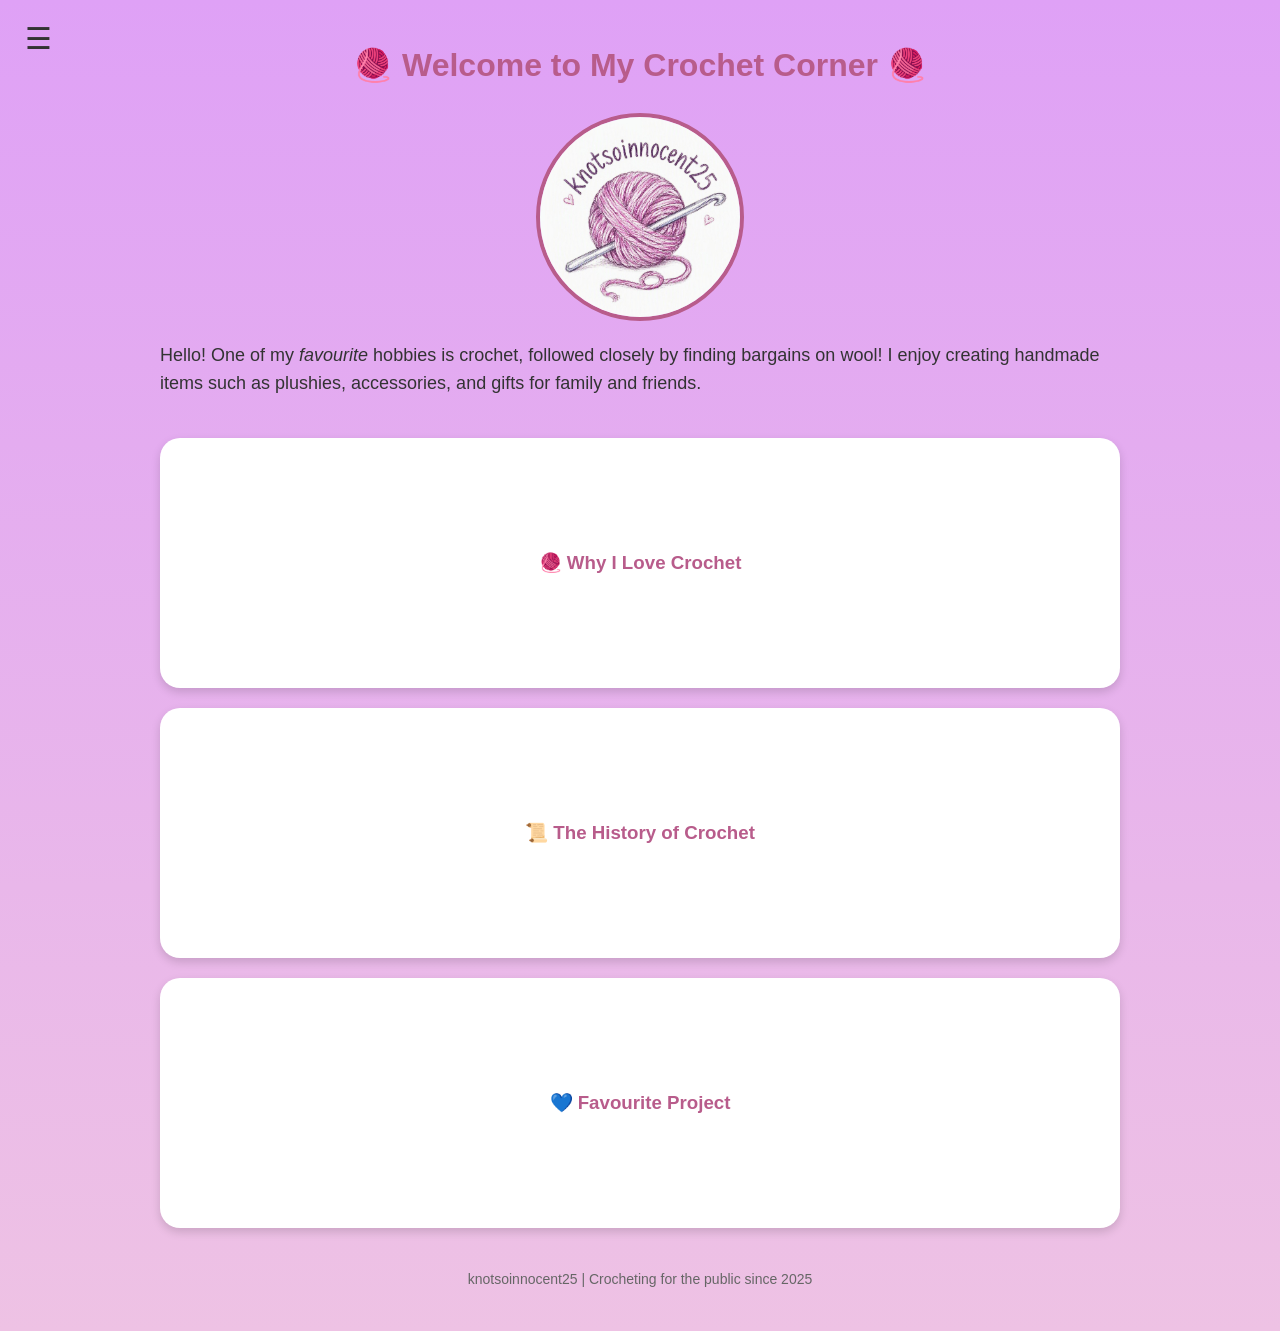
<file: index.html>
<!DOCTYPE html>
<html lang="en">
<head>
    <title>My Crochet Corner</title>
    <link rel="icon" type="image/x-icon" href="favicon.png">
    <link rel="stylesheet" href="style.css">

</head>

<body>

    <a class="skip-link" href="#main-content">Skip to content</a>

    <nav class="hamburger-menu" aria-label="Main navigation">
    
        <input type="checkbox" id="menu-toggle">

        <label for="menu-toggle" 
                class="menu-icon"
                aria-label="Open navigation menu"
                tabindex="0">
            ☰
        </label>

        <div class="menu">
            <a href="about.html">About Me</a>
            <a href="ai-patterns.html">Spotting AI Patterns</a>
            <a href="learn-crochet.html">Learning Crochet</a>
            <a href="markets.html">Upcoming Markets</a>
        </div>   

    </nav>

    <main id="main-content">

        <div class="container">

            <h1>🧶 Welcome to My Crochet Corner 🧶</h1>

            <img src="profile.JPG"
                class="profile-image"
                alt="A ball of wool with a crochet hook and knotsoinnocent25 arched above">

            <p>
                Hello! One of my <em>favourite</em> hobbies is crochet, followed closely by finding bargains on wool!
                I enjoy creating handmade items such as plushies, accessories,
                and gifts for family and friends.
            </p>


            <div class="card-grid">

            <div class="flip-card" tabindex="0">
                <div class="flip-card-inner">

                    <div class="flip-card-front">
                        <h3>🧶 Why I Love Crochet</h3>
                    </div>

                    <div class="flip-card-back">
                        <p>
                            Crochet allows me to be creative while also helping me relax.
                            I love choosing different colours, learning new stitches,
                            and seeing a project come together from a simple ball of yarn.
                        </p>
                    </div>
                </div>
            </div>

            <div class="flip-card" tabindex="0">
                <div class="flip-card-inner">

                    <div class="flip-card-front">
                        <h3>📜 The History of Crochet</h3>
                    </div>

                    <div class="flip-card-back">
                        <p>
                            Crochet is a textile craft that uses a single hooked needle to create fabric from loops of yarn. 
                            Its origins are debated, but modern crochet is believed to have developed in Europe during the early 19th century. 
                            The craft became especially popular during the Victorian era, when intricate lace patterns were used for clothing and home decoration. 
                            Over time, crochet evolved from a practical skill into a creative hobby enjoyed worldwide. 
                            Today, crocheters create everything from blankets and garments to amigurumi toys and works of art, 
                            combining traditional techniques with modern designs and materials.
                        </p>

                    </div>

                </div>
            </div>

            <div class="flip-card" tabindex="0">
                <div class="flip-card-inner">

                    <div class="flip-card-front">
                        <h3>💙 Favourite Project</h3>
                    </div>

                    <div class="flip-card-back">
                            <img src="Smurfette.png"
                                class="smurfette-image"
                                alt="Crocheted Smurfette">
                            
                            <div class="project-details">
                                <h4>Smurfette</h4>

                                <p class="image-caption">
                                    I worked with a French-Canadian pattern designer to test her design,
                                    identify any issues and to make sure nothing was lost in translation (French to English).
                                </p>     
                            </div>

                    </div>
                </div>
            </div>

 
        </div>

        <footer>
        knotsoinnocent25 | Crocheting for the public since 2025 
        </footer>

    </main>

</body>
</html>
</file>
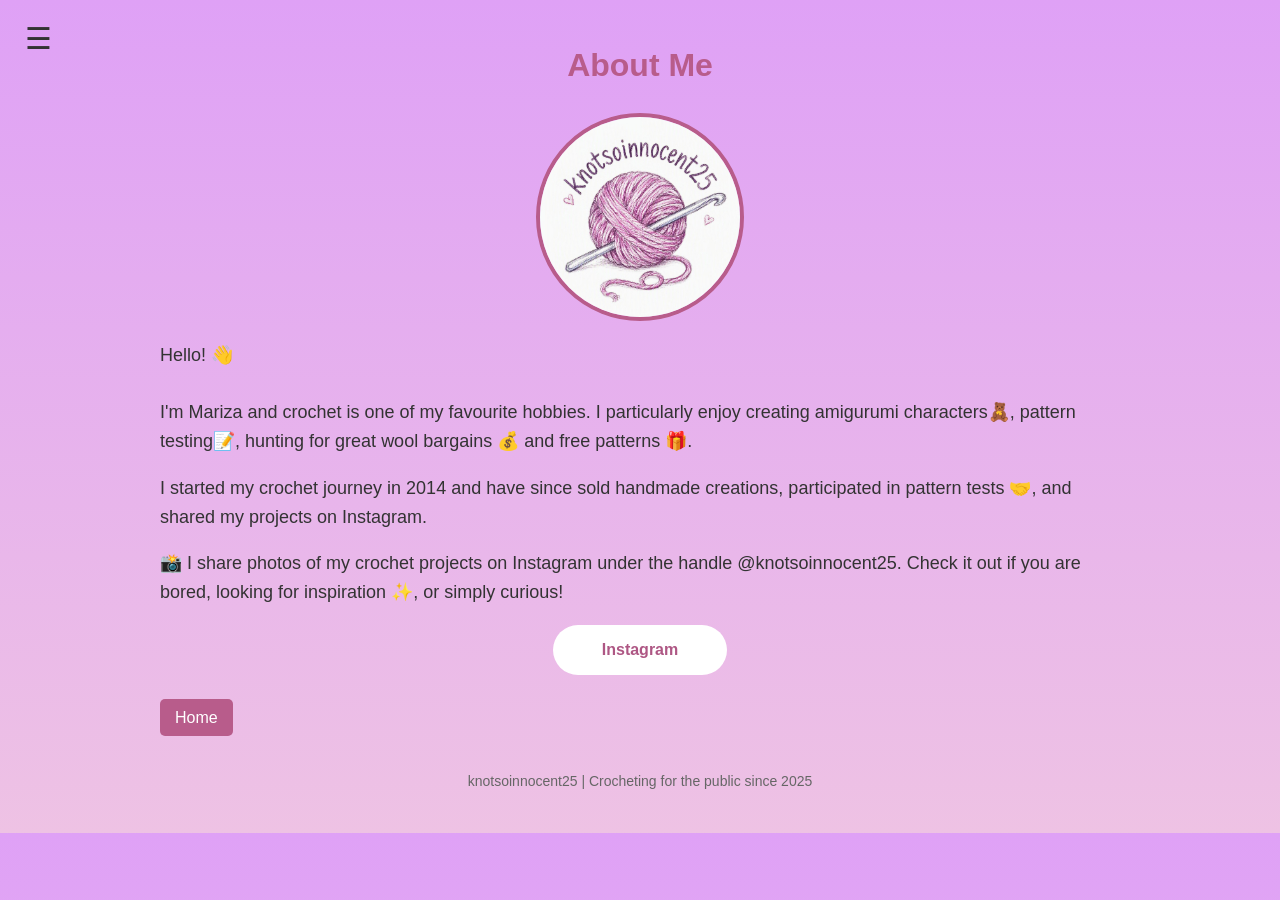
<file: about.html>
<!DOCTYPE html>
<html lang="en">

<head>
    <title>About Me | My Crochet Corner</title>
    <link rel="icon" type="image/x-icon" href="favicon.png">
    <link rel="stylesheet" href="style.css">
</head>

<body>

    <nav class="hamburger-menu" aria-label="Main navigation">
        <input type="checkbox" id="menu-toggle">

        <label for="menu-toggle"
            class="menu-icon"
            aria-label="Open navigation menu"
            tabindex="0">
            ☰
        </label>

        <div class="menu">
            <a href="index.html">Home</a>
            <a href="about.html">About Me</a>
            <a href="ai-patterns.html">Spotting AI Patterns</a>
            <a href="learn-crochet.html">Learning Crochet</a>
            <a href="markets.html">Upcoming Markets</a>
        </div>
    </nav>

    <div class="container">

        <h1>About Me</h1>

        <img src="profile.JPG"
             class="profile-image"
             alt="Profile photo">

        <p>
            Hello! 👋 
            <br>
            <br>
            I'm Mariza and crochet is one of my favourite hobbies.
            I particularly enjoy creating amigurumi characters🧸, pattern testing📝,
            hunting for great wool bargains 💰 and free patterns 🎁.
        </p>

        <p>
            I started my crochet journey in 2014 and have since sold handmade
            creations, participated in pattern tests 🤝, and shared my projects on Instagram.
        </p>

        <p>
            📸 I share photos of my crochet projects on Instagram under the handle @knotsoinnocent25.
            Check it out if you are bored, looking for inspiration ✨, or simply curious!     
        </p>

        <a href="https://www.instagram.com/knotsoinnocent25/"
          target="_blank"
          class="insta-button">
          Instagram
        </a>

        <div class="back-home">
            <a href="index.html">Home</a>
        </div>

    </div>

        <footer>
            knotsoinnocent25 | Crocheting for the public since 2025 
        </footer>
</body>

</html>
</file>
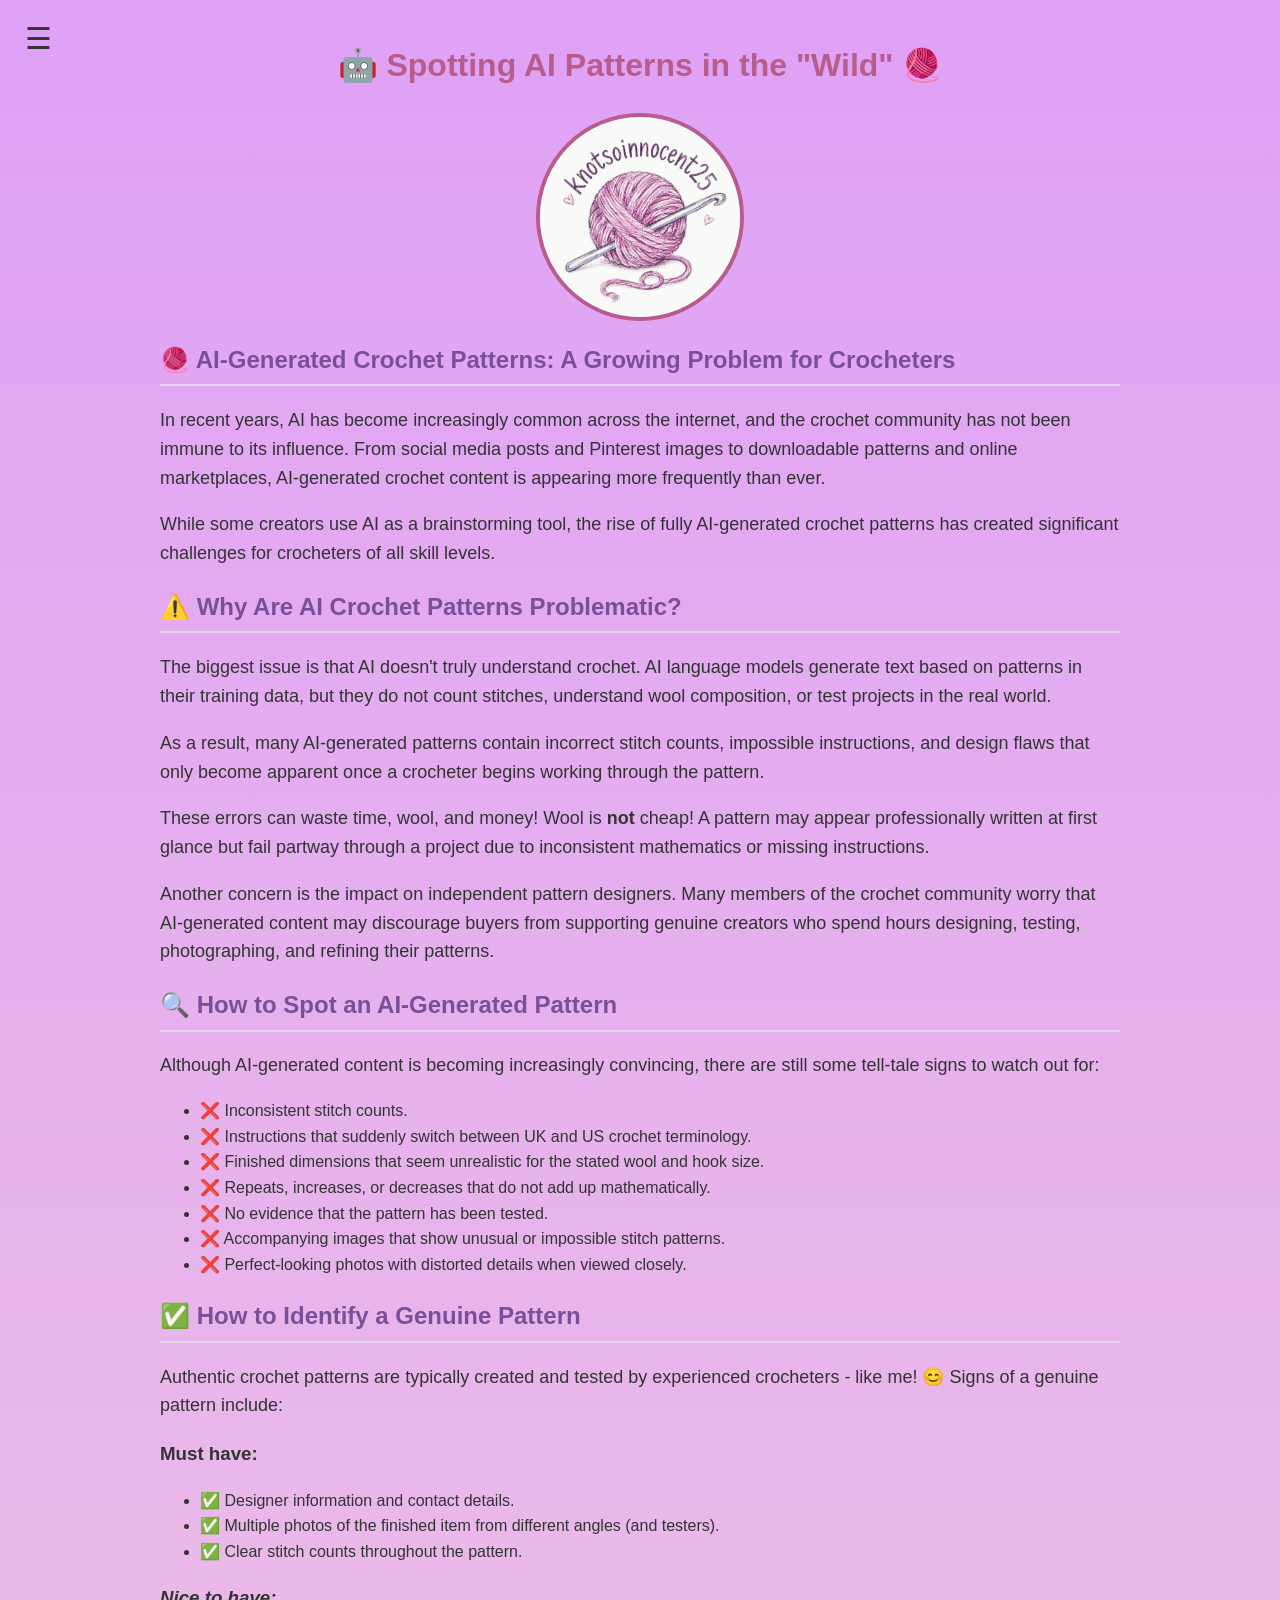
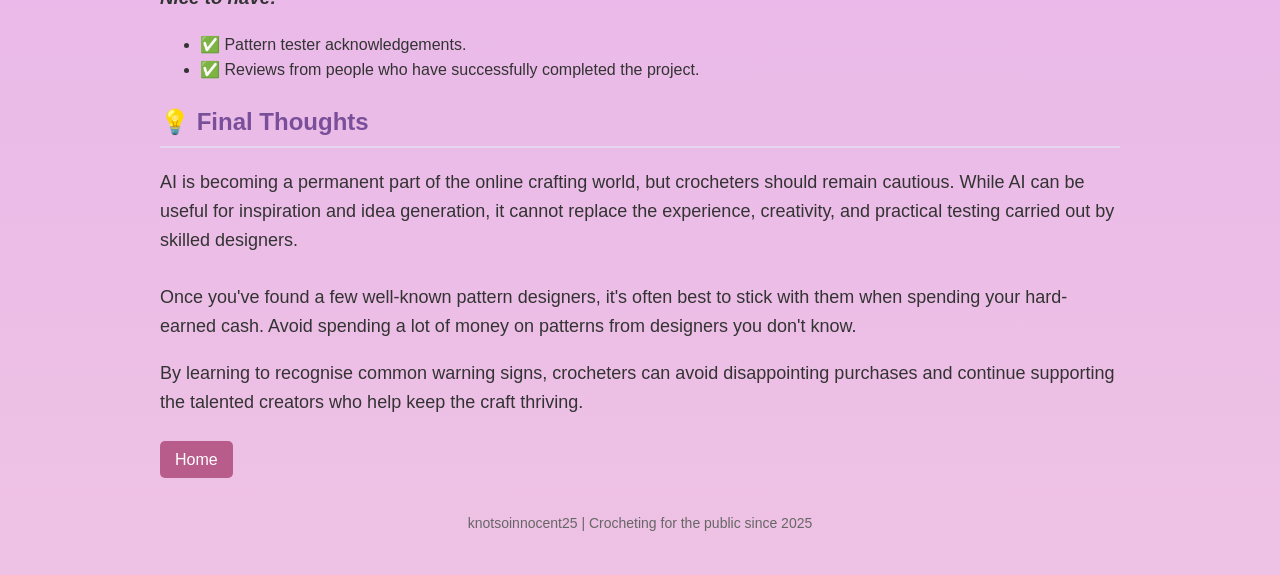
<file: ai-patterns.html>
<!DOCTYPE html>
<html lang="en">

<head>
    <title>Spotting AI Patterns | My Crochet Corner</title>
    <link rel="icon" type="image/x-icon" href="favicon.png">
    <link rel="stylesheet" href="style.css">
</head>

<body>

    <nav class="hamburger-menu" aria-label="Main navigation">
        <input type="checkbox" id="menu-toggle">

        <label for="menu-toggle"
            class="menu-icon"
            aria-label="Open navigation menu"
            tabindex="0">
            ☰
        </label>

        <div class="menu">
            <a href="index.html">Home</a>
            <a href="about.html">About Me</a>
            <a href="ai-patterns.html">Spotting AI Patterns</a>
            <a href="learn-crochet.html">Learning Crochet</a>
            <a href="markets.html">Upcoming Markets</a>
        </div>
    </nav>    

    <div class="container">

        <h1>🤖 Spotting AI Patterns in the "Wild" 🧶</h1>

        <img src="profile.JPG"
             class="profile-image"
             alt="Profile photo">

            <h2>🧶 AI-Generated Crochet Patterns: A Growing Problem for Crocheters</h2>

            <p>
                In recent years, AI has become increasingly common across the internet, 
                and the crochet community has not been immune to its influence. 
                From social media posts and Pinterest images to downloadable patterns and online marketplaces, 
                AI-generated crochet content is appearing more frequently than ever.
            </p>

            <p>
                While some creators use AI as a brainstorming tool, 
                the rise of fully AI-generated crochet patterns has created significant challenges for crocheters of all skill levels.
            </p>

            <h2>⚠️ Why Are AI Crochet Patterns Problematic?</h2>

            <p>
                The biggest issue is that AI doesn't truly understand crochet. 
                AI language models generate text based on patterns in their training data, 
                but they do not count stitches, understand wool composition, or test projects in the real world.
            </p>

            <p>
                As a result, many AI-generated patterns contain incorrect stitch counts, impossible instructions, 
                and design flaws that only become apparent once a crocheter begins working through the pattern.
            </p>

            <p>
                These errors can waste time, wool, and money! Wool is <b>not</b> cheap!  
                A pattern may appear professionally written at first glance but fail partway through a project
                due to inconsistent mathematics or missing instructions.
            </p>

            <p>
                Another concern is the impact on independent pattern designers. 
                Many members of the crochet community worry that AI-generated content may discourage buyers from supporting genuine creators 
                who spend hours designing, testing, photographing, and refining their patterns.
            </p>

            <h2>🔍 How to Spot an AI-Generated Pattern</h2>

            <p>
                Although AI-generated content is becoming increasingly convincing, there are still some tell-tale signs to watch out for:
            </p>

            <ul>
                <li>❌ Inconsistent stitch counts.</li>
                <li>❌ Instructions that suddenly switch between UK and US crochet terminology.</li>
                <li>❌ Finished dimensions that seem unrealistic for the stated wool and hook size.</li>
                <li>❌ Repeats, increases, or decreases that do not add up mathematically.</li>
                <li>❌ No evidence that the pattern has been tested.</li>
                <li>❌ Accompanying images that show unusual or impossible stitch patterns.</li>
                <li>❌ Perfect-looking photos with distorted details when viewed closely.</li>
            </ul>

            <h2>✅ How to Identify a Genuine Pattern</h2>

            <p>
                Authentic crochet patterns are typically created and tested by experienced crocheters - like me! 😊 
                Signs of a genuine pattern include:
            </p>

            <h3> Must have: </h3>
            <ul>
                <li>✅ Designer information and contact details.</li>
                <li>✅ Multiple photos of the finished item from different angles (and testers).</li>
                <li>✅ Clear stitch counts throughout the pattern.</li>
            </ul>

            <h3> <i> Nice to have:</i></h3>
            <ul>
                <li>✅ Pattern tester acknowledgements.</li>
                <li>✅ Reviews from people who have successfully completed the project.</li>
            </ul>

            <h2>💡 Final Thoughts</h2>

            <p>
                AI is becoming a permanent part of the online crafting world, but crocheters should remain cautious. 
                While AI can be useful for inspiration and idea generation, it cannot replace the experience, creativity, and
                practical testing carried out by skilled designers.
                <br> 
                <br>
                Once you've found a few well-known pattern designers, it's often best to stick with them when spending your hard-earned cash.
                Avoid spending a lot of money on patterns from designers you don't know.
            </p>

            <p>
                By learning to recognise common warning signs, crocheters can avoid disappointing purchases 
                and continue supporting the talented creators who help keep the craft thriving.
            </p>


        <div class="back-home">
            <a href="index.html">Home</a>
        </div>

    </div>

    <footer>
        knotsoinnocent25 | Crocheting for the public since 2025 
    </footer>

</body>

</html>
</file>
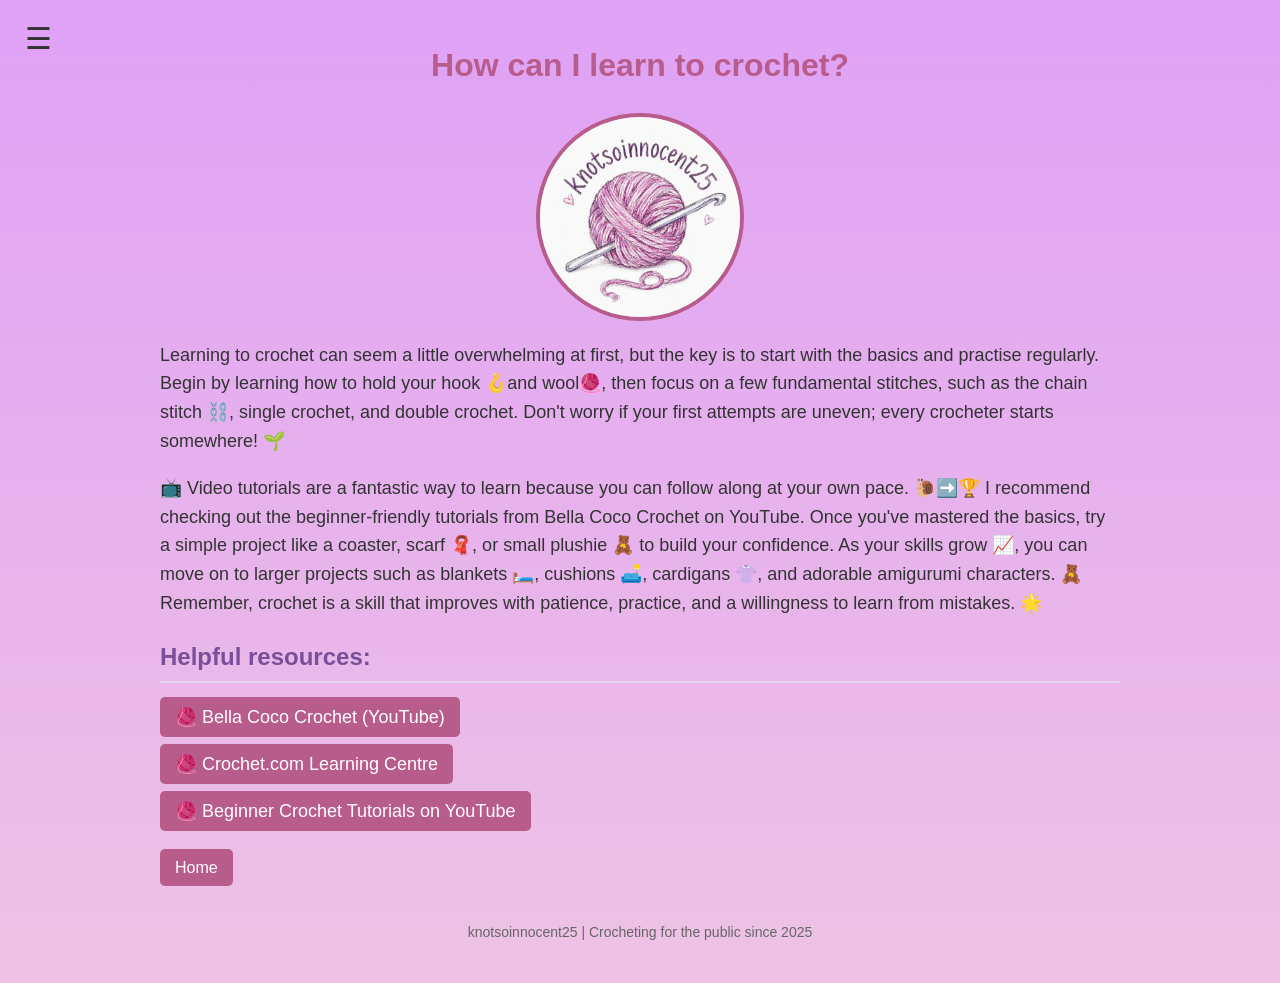
<file: learn-crochet.html>
<!DOCTYPE html>
<html lang="en">

<head>
    <title>Learning Crochet | My Crochet Corner</title>
    <link rel="icon" type="image/x-icon" href="favicon.png">
    <link rel="stylesheet" href="style.css">
</head>

<body>

    <nav class="hamburger-menu" aria-label="Main navigation">
        <input type="checkbox" id="menu-toggle">

        <label for="menu-toggle"
            class="menu-icon"
            aria-label="Open navigation menu"
            tabindex="0">
            ☰
        </label>

        <div class="menu">
            <a href="index.html">Home</a>
            <a href="about.html">About Me</a>
            <a href="ai-patterns.html">Spotting AI Patterns</a>
            <a href="learn-crochet.html">Learning Crochet</a>
            <a href="markets.html">Upcoming Markets</a>
        </div>
    </nav>

    <div class="container">

        <h1>How can I learn to crochet?</h1>

        <img src="profile.JPG"
             class="profile-image"
             alt="Profile photo">

        <p>
            Learning to crochet can seem a little overwhelming at first, but the key is to start with the basics and practise regularly. 
            Begin by learning how to hold your hook 🪝and wool🧶, then focus on a few fundamental stitches, 
            such as the chain stitch ⛓️, single crochet, and double crochet. 
            Don't worry if your first attempts are uneven; every crocheter starts somewhere! 🌱
        </p>

        <p>
            📺 Video tutorials are a fantastic way to learn because you can follow along at your own pace.  🐌➡️🏆
            I recommend checking out the beginner-friendly tutorials from Bella Coco Crochet on YouTube. 
            Once you've mastered the basics, try a simple project like a coaster, scarf 🧣, or small plushie 🧸 to build your confidence.
            As your skills grow 📈, you can move on to larger projects such as blankets 🛏️, cushions 🛋️, cardigans 👚, and adorable amigurumi characters. 🧸 
            Remember, crochet is a skill that improves with patience, practice, and a willingness to learn from mistakes. 🌟
        </p>

        <h2>Helpful resources:</h2>
            <p>
                <a href="https://www.youtube.com/@bellacococrochet">🧶 Bella Coco Crochet (YouTube)</a>
                <br>
            </p>

            <p>
                <a href="https://www.crochet.com/learning-center"> 🧶 Crochet.com Learning Centre</a>
                <br>
            </p>

            <p>
                <a href="https://www.youtube.com/results?search_query=beginner+crochet+tutorial"> 🧶 Beginner Crochet Tutorials on YouTube</a>
                <br>
            </p>

        <div class="back-home">
            <a href="index.html">Home</a>
        </div>

    </div>

        <footer>
            knotsoinnocent25 | Crocheting for the public since 2025 
        </footer>

</body>

</html>
</file>
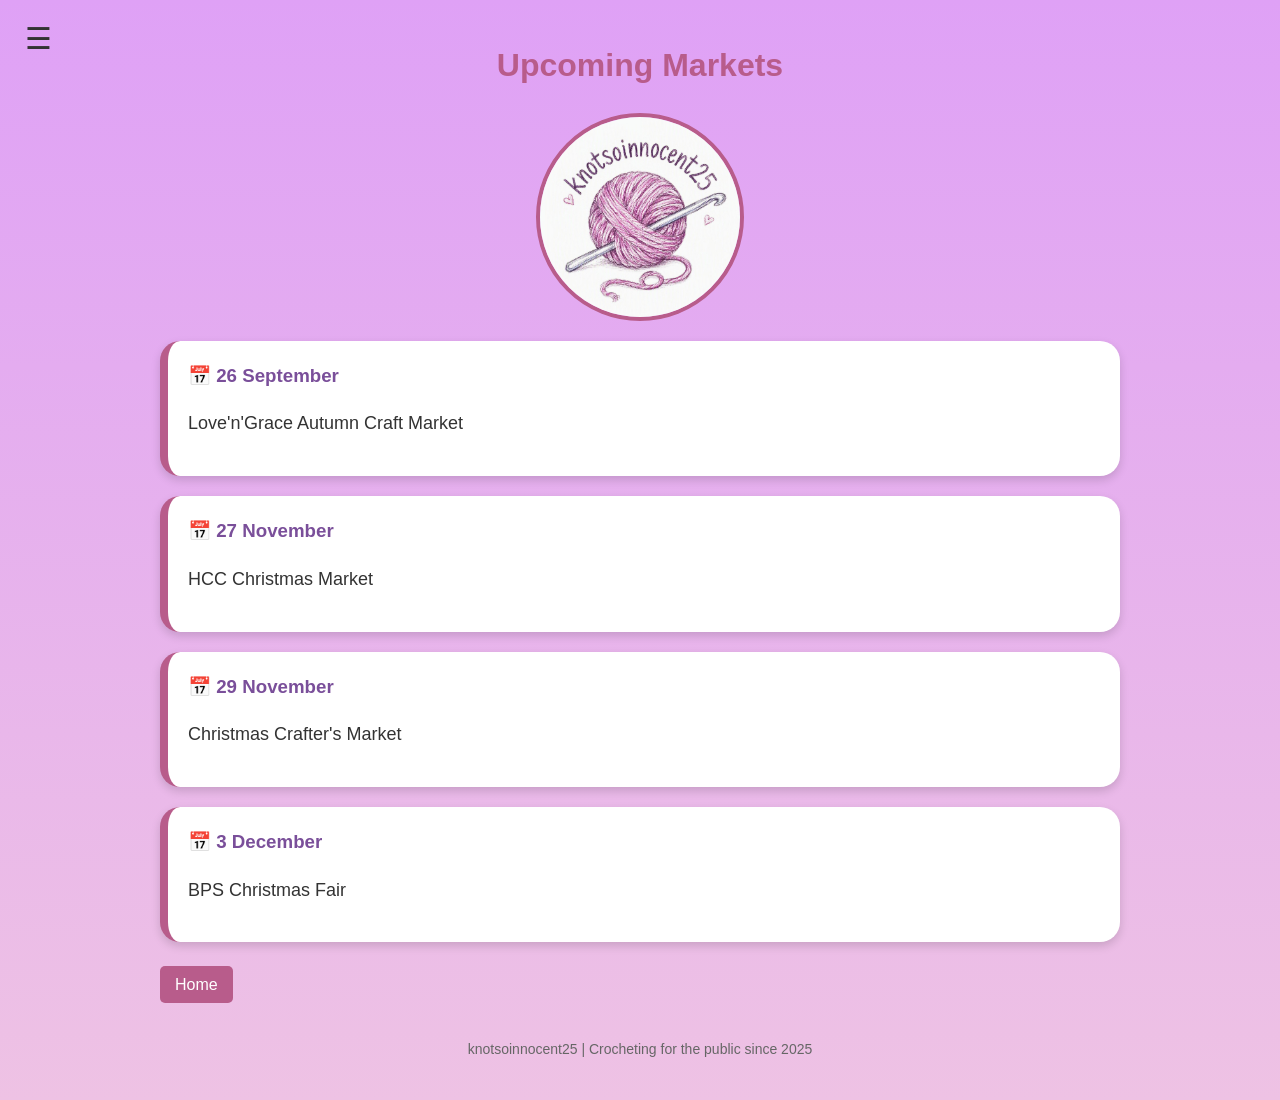
<file: markets.html>
<!DOCTYPE html>
<html lang="en">

<head>
    <title>Upcoming Markets | My Crochet Corner</title>
    <link rel="icon" type="image/x-icon" href="favicon.png">
    <link rel="stylesheet" href="style.css">
</head>

<body>

    <nav class="hamburger-menu" aria-label="Main navigation">
        <input type="checkbox" id="menu-toggle">

        <label for="menu-toggle"
            class="menu-icon"
            aria-label="Open navigation menu"
            tabindex="0">
            ☰
        </label>

        <div class="menu">
            <a href="index.html">Home</a>
            <a href="about.html">About Me</a>
            <a href="ai-patterns.html">Spotting AI Patterns</a>
            <a href="learn-crochet.html">Learning Crochet</a>
            <a href="markets.html">Upcoming Markets</a>
        </div>
    </nav>

    <div class="container">

        <h1>Upcoming Markets</h1>

        <img src="profile.JPG"
             class="profile-image"
             alt="Profile photo">

        <div class="markets-container">

            <div class="market-card">
                <h3>📅 26 September</h3>
                <p>Love'n'Grace Autumn Craft Market</p>
            </div>

            <div class="market-card">
                <h3>📅 27 November</h3>
                <p>HCC Christmas Market</p>
            </div>

            <div class="market-card">
                <h3>📅 29 November</h3>
                <p>Christmas Crafter's Market</p>
            </div>

            <div class="market-card">
                <h3>📅 3 December</h3>
                <p>BPS Christmas Fair</p>
            </div>

        </div>

        <div class="back-home">
            <a href="index.html">Home</a>
        </div>

    </div>

    <footer>
        knotsoinnocent25 | Crocheting for the public since 2025 
    </footer>

</body>

</html>
</file>
<file: style.css>
/* Style the entire page */
body {
    font-family: Arial, sans-serif;
    background: linear-gradient(
        to bottom,
        #dfa1f6,
        #eec2e4);
    color: #333333;
    margin: 40px;
    line-height: 1.6;
}

/* Skip to Content*/
.skip-link {
    position: absolute;
    top: -50px;
    left: 10px;
    background: #7a4f9a;
    color: white;
    padding: 10px;
    border-radius: 5px;
    text-decoration: none;
}

.skip-link:focus {
    top: 10px;
}

/*Hamburger Menu styling*/
.hamburger-menu {
    position: fixed;
    top: 15px;
    left: 15px;
    z-index: 1000;
}

#menu-toggle {
    position: absolute;
    opacity: 0;
}

.menu-icon {
    font-size: 30px;
    cursor: pointer;
    padding: 10px;
    border-radius: 8px;
}

.menu-icon:focus {
    outline: 3px solid white;
    outline-offset: 5px;
}

#menu-toggle:focus + .menu-icon {
    outline: 3px solid white;
    outline-offset: 3px;
}

.menu a:focus {
    outline: 3px solid #7a4f9a;
    outline-offset: 3px;
}

.menu {
    display: none;

    background: white;

    padding: 15px;
    border-radius: 10px;

    box-shadow:
    0 4px 10px rgba(0,0,0,0.15);
}

#menu-toggle:checked ~ .menu {
    display: block;
}

.menu a {
    display: block;
    padding: 15px;
    margin-bottom: 8px;
}

/* Skip to Content link */
.skip-link {
    position: absolute;
    left: -9999px;
    top: 10px;
    background-color: #7a4f9a;
    color: white;
    padding: 10px;
    border-radius: 5px;
    text-decoration: none;
}

.skip-link:focus {
    top: 10px;
}

/* Main heading */
h1 {
    color: #b85c8b;
    text-align: center;
}

/* Card Grid */

.card-grid {
    display: flex;
    flex-direction: column;
    gap: 20px;
    
    width: 100%;
    margin-top: 40px;
}

.flip-card {
    width: 100%;
    height: 25vh;
    min-height: 250px;
    max-height: 400px;
    perspective: 1000px;
}

.flip-card-inner {
    position: relative;
    width: 100%;
    height: 100%;
    transition: transform 0.8s;
    transform-style: preserve-3d;
}

.flip-card:hover .flip-card-inner,
.flip-card:focus .flip-card-inner {
    transform: rotateY(180deg);
}

.flip-card-front,
.flip-card-back {

    position: absolute;

    width: 100%;
    height: 100%;

    border-radius: 20px;

    backface-visibility: hidden;

    display: flex;
    justify-content: center;
    align-items: center;

    padding: 30px;

    box-sizing: border-box;
    box-shadow:
    0 4px 10px rgba(0,0,0,0.15);
}

.flip-card-front {

    background: white;
    color: #b85c8b;
}

.flip-card-back {
    background: #ae5784;
    color: white;

    transform: rotateY(180deg);

    display: flex;
    flex-direction: row;
    align-items: center;
    gap: 20px;
}


/* Section headings */
h2 {
    color: #7a4f9a;
    border-bottom: 2px solid #e6d5f0;
    padding-bottom: 5px;
}

/* Paragraph styling */
p {
    font-size: 18px;
}


/* Link styling */
a {
    color: white;
    background-color: #b85c8b;
    text-decoration: none;
    padding: 10px 15px;
    border-radius: 5px;
}

/* Mouse hover effect */
a:hover {
    background-color: #94446d;
}

/* Crochet image */
.project-image {
    margin-top: 30px;
}

/* Profile image in circle */
.profile-image {
    display: block;
    margin: 20px auto;
    width: 200px;
    border-radius: 50%;
    border: 4px solid #b85c8b;
}

/*Instagram Button */
.insta-button {
    display: block;
    width: 150px;
    margin: auto auto 10px auto;

    background-color: white;
    color: #ae5784;

    text-align: center;
    text-decoration: none;

    padding: 12px;
    border-radius: 25px;

    font-weight: bold;

    transition: 0.3s ease;
}

.insta-button:hover {
    background-color: #f7eefc;
    transform: scale(1.05);
}

.smurfette-image {
    width: 180px;
    height: auto;
    flex-shrink: 0;
}

.project-details {
    text-align: left;
}

/* Footer format */
footer {
    margin-top: 40px;
    text-align: center;
    color: #666;
    font-size: 14px;
}

/* Home button format*/
.back-home {
    margin-top: 30px;
    text-align: left;
}

/* Containerise to centre and improve readability */
.container {
    max-width: 80%;
    margin: auto;
}

a:focus,
button:focus,
.menu-icon:focus {
    outline: 3px solid yellow;
    outline-offset: 3px;
}

.markets-container {
    display: flex;
    flex-direction: column;
    gap: 20px;
}

.market-card {
    background: white;
    padding: 20px;
    border-radius: 20px;
    box-shadow: 0 4px 10px rgba(0,0,0,0.15);
    border-left: 8px solid #b85c8b;
}

.market-card h3 {
    margin-top: 0;
    color: #7a4f9a;
}
</file>
